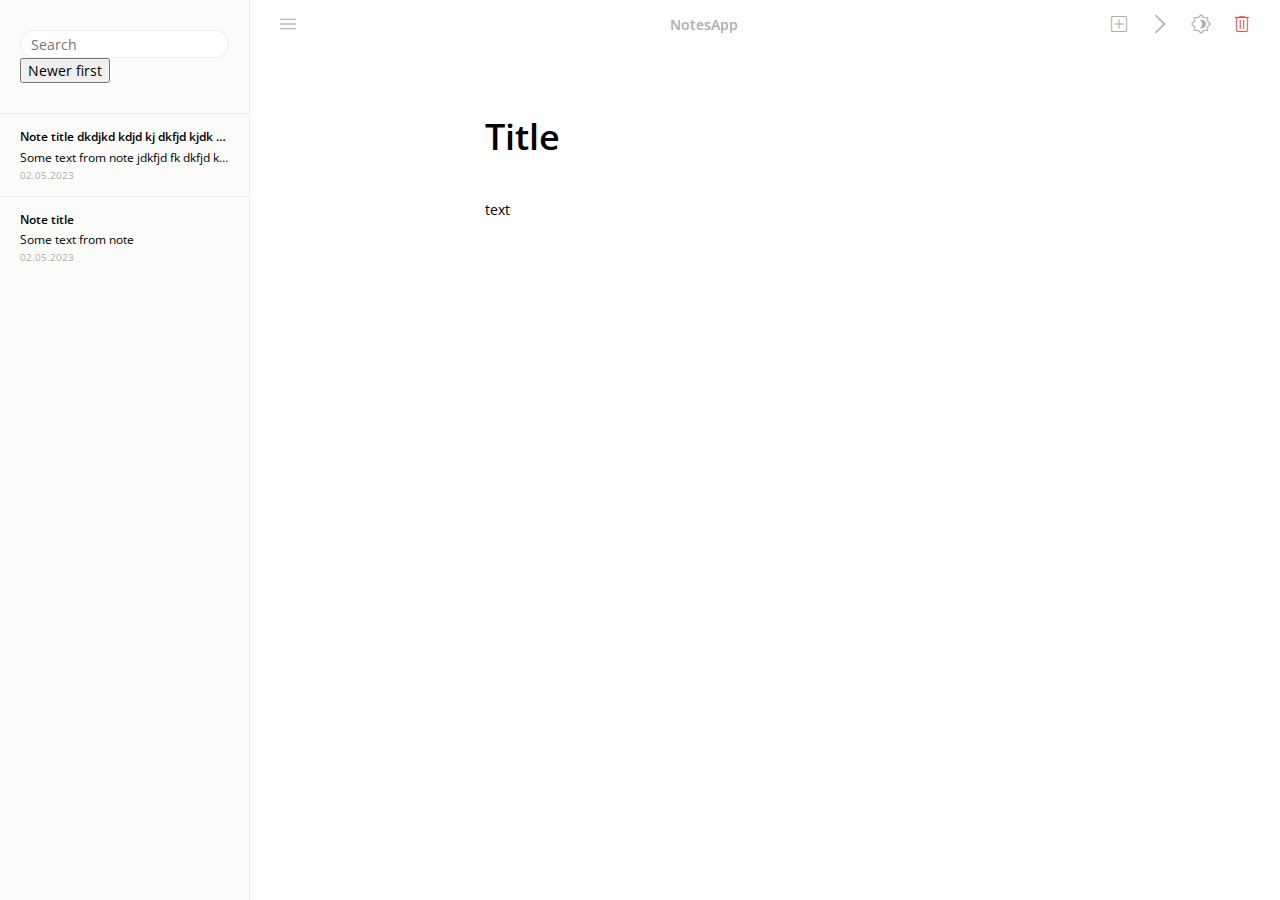
<file: index.html>
<!DOCTYPE html>
<head>
  <meta charset="UTF-8">
  <meta name="viewport" content="width=device-width, initial-scale=1.0">
  <title>NotesApp</title>

  <!-- LINKS TO GOOGLEFONT -->
  <link rel="preconnect" href="https://fonts.googleapis.com">
  <link rel="preconnect" href="https://fonts.gstatic.com" crossorigin>
  <link href="https://fonts.googleapis.com/css2?family=Open+Sans:wght@400;600&display=swap" rel="stylesheet">

  <!-- LINK TO ICONS -->
  <link href="https://fonts.googleapis.com/css2?family=Material+Symbols+Outlined:opsz,wght,FILL,GRAD@20..48,100..700,0..1,-50..200" rel="stylesheet" />

  <!-- LINKS TO CSS -->
  <link rel="stylesheet" href="css/style.css">
</head>
<body class="page">

  <div class="sidebar-wrapper">
    <div class="sidebar">
      <div class="search-form">
        <input type="search" name="" id="" class="search-form__input" placeholder="Search">
        <button class="tag-button">Newer first</button>
      </div>
      <div class="notes-preview">
        <div class="note-preview">
          <h3 class="note-preview__title">Note title dkdjkd kdjd kj dkfjd kjdk kjk kjd d jfkd jkdf kdjf k jkdf dkfj kj dfk</h3>
          <p class="note-preview__text">Some text from note jdkfjd fk dkfjd k kdjf dkfj djf dkjf dk djfk dfj </p>
          <p class="note-preview__date">02.05.2023</p>
        </div>
        <div class="note-preview">
          <h3 class="note-preview__title">Note title</h3>
          <p class="note-preview__text">Some text from note</p>
          <p class="note-preview__date">02.05.2023</p>
        </div>
      </div>
    </div>
  </div>

  <div class="content-wrapper">
    <div class="main-menu">
      <div class="main-menu__left">
        <button class="button">
          <span class="material-symbols-outlined">
          menu
          </span>
        </button>
      </div>
      <div class="main-menu__title">
        <div class="title">NotesApp</div>
      </div>
      <div class="main-menu__right">
        <button class="button">
          <span class="material-symbols-outlined">
          add_box
          </span>
        </button>
        <button class="button">
          <span class="material-symbols-outlined">
          arrow_forward_ios
          </span>
        </button>
        <button class="button">
          <span class="material-symbols-outlined">
          brightness_4
          </span>
        </button>
        <button class="button button_danger">
          <span class="material-symbols-outlined">
          delete
          </span>
        </button>
      </div>

    </div>
    <div class="note">
      <h1 class="note__title" contenteditable="true">Title</h1>
      <div class="note__content" contenteditable="true">text</div>
    </div>
  </div>

</body>
</html>
</file>
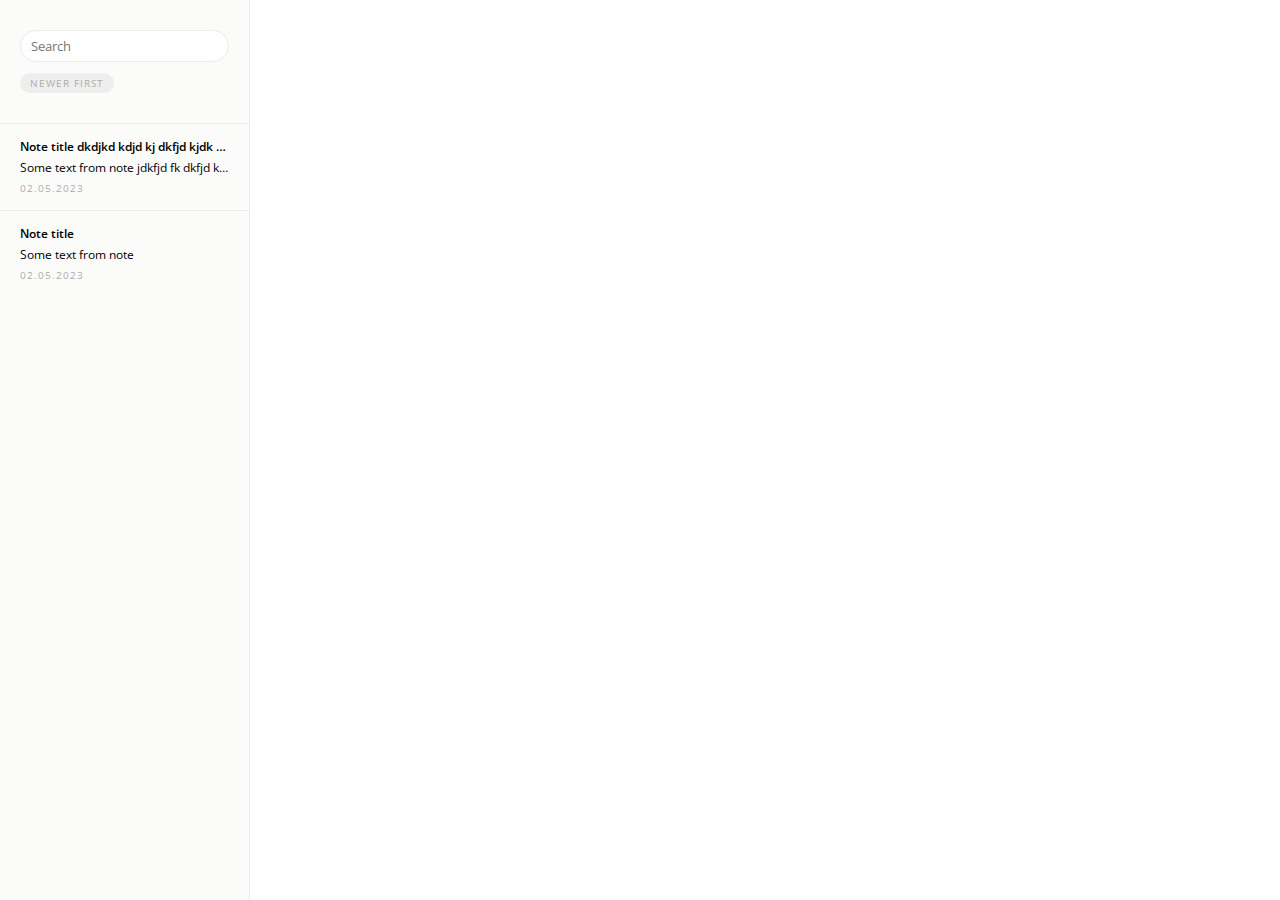
<file: 02_NotesApp/index.html>
<!DOCTYPE html>
<head>
  <meta charset="UTF-8">
  <meta name="viewport" content="width=device-width, initial-scale=1.0">
  <title>NotesApp</title>

  <!-- LINKS TO GOOGLEFONT -->
  <link rel="preconnect" href="https://fonts.googleapis.com">
  <link rel="preconnect" href="https://fonts.gstatic.com" crossorigin>
  <link href="https://fonts.googleapis.com/css2?family=Open+Sans:wght@400;600&display=swap" rel="stylesheet">

  <!-- LINK TO ICONS -->
  <link href="https://fonts.googleapis.com/css2?family=Material+Symbols+Outlined:opsz,wght,FILL,GRAD@20..48,100..700,0..1,-50..200" rel="stylesheet" />

  <!-- LINKS TO CSS -->
  <link rel="stylesheet" href="css/style.css">
</head>
<body class="page">

  <div class="sidebar-wrapper">
    <div class="sidebar">
      <div class="search-form">
        <input type="search" name="" id="" class="search-form__input" placeholder="Search">
        <button class="tag-button">Newer first</button>
      </div>
      <div class="notes-preview">
        <div class="note-preview">
          <h3 class="note-preview__title">Note title dkdjkd kdjd kj dkfjd kjdk kjk kjd d jfkd jkdf kdjf k jkdf dkfj kj dfk</h3>
          <p class="note-preview__text">Some text from note jdkfjd fk dkfjd k kdjf dkfj djf dkjf dk djfk dfj </p>
          <p class="note-preview__date">02.05.2023</p>
        </div>
        <div class="note-preview">
          <h3 class="note-preview__title">Note title</h3>
          <p class="note-preview__text">Some text from note</p>
          <p class="note-preview__date">02.05.2023</p>
        </div>
      </div>
    </div>
  </div>

  <div class="content-wrapper">
    <div class="main-menu"></div>
    <div class="note"></div>
  </div>

</body>
</html>
</file>
<file: css/style.css>
* {
  margin: 0;
  outline: none;
  font-family: var(--ff);
  font-weight: var(--fw-normal);
  font-size: var(--fs);
  box-sizing: border-box;
  transition: color var(--tran-1), background-color var(--tran-1);

  scrollbar-color: var(--color-light) #fff;
  scrollbar-width: 2px;

  /* Убираум синюю заливку при нажатии на телефонах*/
  -webkit-tap-highlight-color: transparent;
}

:root {
  --ff: 'Open Sans', sans-serif;

  --fs: 14px;
  --fs-middle: 0.85rem;
  --fs-small: 0.71rem;
  --fs-big: 2.57rem;

  --fw-bold: 600;
  --fw-normal: 400;

  --clr-1: #000;
  --clr-2: #adadad;
  --clr-3: #ececec;
  --clr-4: #ef4f44;
  --clr-5: #fff;
  --clr-6: #fbfbfa;
  --clr-7: #eee;
  --clr-8: #000;
  --clr-9: #ffe2dd;

  --clr-10: #1f1f1f;
  --clr-11: #f8f8f8;
  --clr-12: #2c2c2e;
  --clr-13: #39393D;
  --clr-14: #791D0E;
  --clr-15: #3c3c40;

  --color-main: var(--clr-1);
  --color-light: var(--clr-2);
  --color-border: var(--clr-3);
  --color-danger: var(--clr-4);

  --bg-color-main: var(--clr-5);
  --bg-color-accent: var(--clr-6);
  --bg-color-active: var(--clr-7);
  --bg-color-active2: var(--clr-8);
  --bg-color-danger: var(--clr-9);

  --tran-1: 0.4s;
  --tran-2: 0.2s;

  --sidebar-w: 250px;
}

::-webkit-scrollbar {
  width: 3px;
  height:  3px;
}
::-webkit-scrollbar-thumb {
  background-color: var(--color-light);
}

.page {
  width: 100%;
  display: flex;
  flex-direction: row;
  gap: 0;
  overflow: hidden;

}

.page_dark {
  --bg-color-main: var(--clr-10);
  --color-main: var(--clr-11);
  --bg-color-accent: var(--clr-12);
  --bg-color-active: var(--clr-13);
  --bg-color-danger: var(--clr-14);
  --color-border: var(--clr-15);
  --bg-color-active2: var(--clr-5);
}

.sidebar-wrapper {
  flex-shrink: 0;
  width: var(--sidebar-w);
  height: 100vh;
  background-color: var(--bg-color-accent);
  border-right: 1px solid var(--color-border);
  overflow: auto;
  transition: margin-left var(--tran-1);
}

.sidebar-wrapper_hidden {
  margin-left: calc(-1 * var(--sidebar-w));
}

.content-wrapper {
  width: 100%;
  background-color: var(--bg-color-main);
  overflow: hidden;
}

.search-form {
  padding: 20px;
  padding-top: 30px;
  padding-bottom: 30px;
}

.search-form__input {
  width: 100%;
  height: 2rem;
  border: 1px solid var(--color-border);
  border-radius: 50px;
  padding-inline: 10px;
  color: var(--color-main);
  background-color: var(--bg-color-main);
}

.note-preview {
  display: flex;
  flex-direction: column;
  gap: 5px;

  border-top:1px solid var(--color-border);
  padding: 15px;
  padding-inline: 20px;

  color: var(--color-main);

  cursor: pointer;
  transition: background-color var(--tran-1);
  overflow: hidden;
}

.note-preview:hover {
  background-color: var(--bg-color-active);
}

.note-preview_active {
  background-color: var(--bg-color-active);
}

.note-preview__title {
  font-size: var(--fs-middle);
  font-weight: var(--fw-bold);
  line-height: 1.33em;

  /* 3dots in line */
  white-space: nowrap;
  overflow: hidden;
  text-overflow: ellipsis;
}

.note-preview__text {
  font-size: var(--fs-middle);
  line-height: 1.33em;

  /* 3dots in line */
  white-space: nowrap;
  overflow: hidden;
  text-overflow: ellipsis;
}

.note-preview__date {
  font-size: var(--fs-small);
  line-height: 1em;
  color: var(--color-light);
}

.main-menu {
  display: flex;
  justify-content: space-between;
  align-items: center;
  gap: 10px;
  padding: 6px;
  padding-inline: 20px;
}

.main-menu__left {
  display: flex;
  justify-content: flex-start;
  align-items: center;
  gap: 5px;
}

.main-menu__right {
  display: flex;
  justify-content: flex-end;
  align-items: center;
  gap: 5px;
}

.main-menu__title {
  display: flex;
  justify-content: center;
  align-items: center;
  gap: 5px;
}

.main-menu-additional {
  display: flex;
  gap: 5px;
  justify-content: center;
  width: 0;
  transition: width var(--tran-1);
  overflow: hidden;
}

.main-menu-additional_visible {
  width: 100%;
}

.button {
  display: flex;
  align-items: center;
  justify-content: center;
  width: 36px;
  height: 36px;
  border-radius: 10px;
  border: none;
  background-color: var(--bg-color-main);
  color: var(--color-light);
  font-variation-settings: 'wght' 200;
  cursor: pointer;
  transition: background-color var(--tran-1);
}

.button:hover {
  background-color: var(--bg-color-active);
}

.button_active {
  background-color: var(--bg-color-active);
}
.theme-btn-icon{
  transform: rotate(0deg);
  transition: transform var(--tran-1);
}
.theme-btn-icon_active{
  transform: rotate(180deg);
  transition: transform var(--tran-1);
}

.button_danger {
  background-color: var(--bg-color-main);
  color: var(--color-danger);
}

.button_danger:hover {
  background-color: var(--bg-color-danger);
}

.main-menu-additional-btn-icon {
  transform: rotate(180deg);
  transition: transform var(--tran-1);
}

.main-menu-additional-btn-icon_active {
  transform: rotate(0deg);
}

.title {
  font-size: var(--fs);
  font-weight: var(--fw-bold);
  color: var(--color-light);
}

.note-wrapper {
  width: 100%;
  height: calc(100vh - 48px);
  overflow: auto;
}
.note {
  width: min(100%, 600px);
  padding-top: 48px;
  margin-inline: auto;
  overflow: auto;
  overflow-wrap: anywhere;
}

.note__title {
  font-size: var(--fs-big);
  font-weight: var(--fw-bold);
  line-height: 3rem;
  padding: 20px;
  color: var(--color-main);
  border-radius: 10px;
}

.note__title:hover {
  background-color: var(--bg-color-accent);
}

.note__content {
  font-size: var(--fs);
  padding: 20px;
  font-weight: var(--fw-normal);
  line-height: 1.71rem;
  color: var(--color-main);
  border-radius: 10px;
}

.note__content:hover {
  background-color: var(--bg-color-accent);
}

@media(max-width: 600px){
  .note {
    width: max(100%, 320px);
    padding-top: 20px;
  }
}
</file>
<file: 02_NotesApp/css/style.css>
* {
  margin: 0;
  outline: none;
  font-family: var(--ff);
  font-weight: var(--fw-normal);
  box-sizing: border-box;
}

:root {
  --ff: 'Open Sans', sans-serif;

  --fs: 14px;
  --fs-middle: 12px;
  --fs-small: 10px;

  --fw-bold: 600;
  --fw-normal: 400;

  --color-main: #000;
  --color-light: #adadad;
  --color-border: #ececec;

  --bg-color-accent: #fbfbfa;
  --bg-color-active: #eee;

  --sidebar-w: 250px;
}

.page {
  width: 100%;

  display: flex;
  flex-direction: row;
  gap: 0;

  font-size: var(--fs);
}

.sidebar-wrapper {
  flex-shrink: 0;
  width: var(--sidebar-w);
  height: 100vh;
  background-color: var(--bg-color-accent);
  border-right: 1px solid var(--color-border);
}

.content-wrapper {
  width: 100%;
}

.search-form {
  padding: 20px;
  padding-top: 30px;
  padding-bottom: 30px;
}

.search-form__input {
  width: 100%;
  height: 2rem;
  border: 1px solid var(--color-border);
  border-radius: 50px;
  padding-inline: 10px;
  margin-bottom: 10px;
}

.tag-button {
  padding: 5px;
  padding-inline: 10px;
  border-radius: 10px;
  background-color: var(--bg-color-active);
  font-size: var(--fs-small);
  line-height: 1em;
  color: var(--color-light);
  text-transform: uppercase;
  letter-spacing: 0.1em;
  cursor: pointer;
  border: none;
}

.note-preview {
  display: flex;
  flex-direction: column;
  border-top:1px solid var(--color-border);
  padding: 15px;
  padding-inline: 20px;
  gap:5px;
}

.note-preview__title {
  font-size: var(--fs-middle);
  font-weight: var(--fw-bold);
  line-height: 1.33em;

  /* 3dots in line */
  white-space: nowrap;
  overflow: hidden;
  text-overflow: ellipsis;
}

.note-preview__text {
  font-size: var(--fs-middle);
  line-height: 1.33em;

  /* 3dots in line */
  white-space: nowrap;
  overflow: hidden;
  text-overflow: ellipsis;
}
.note-preview__date{
  color: var(--color-light);
  font-size: var(--fs-small);
  letter-spacing: .1em;
}
</file>
